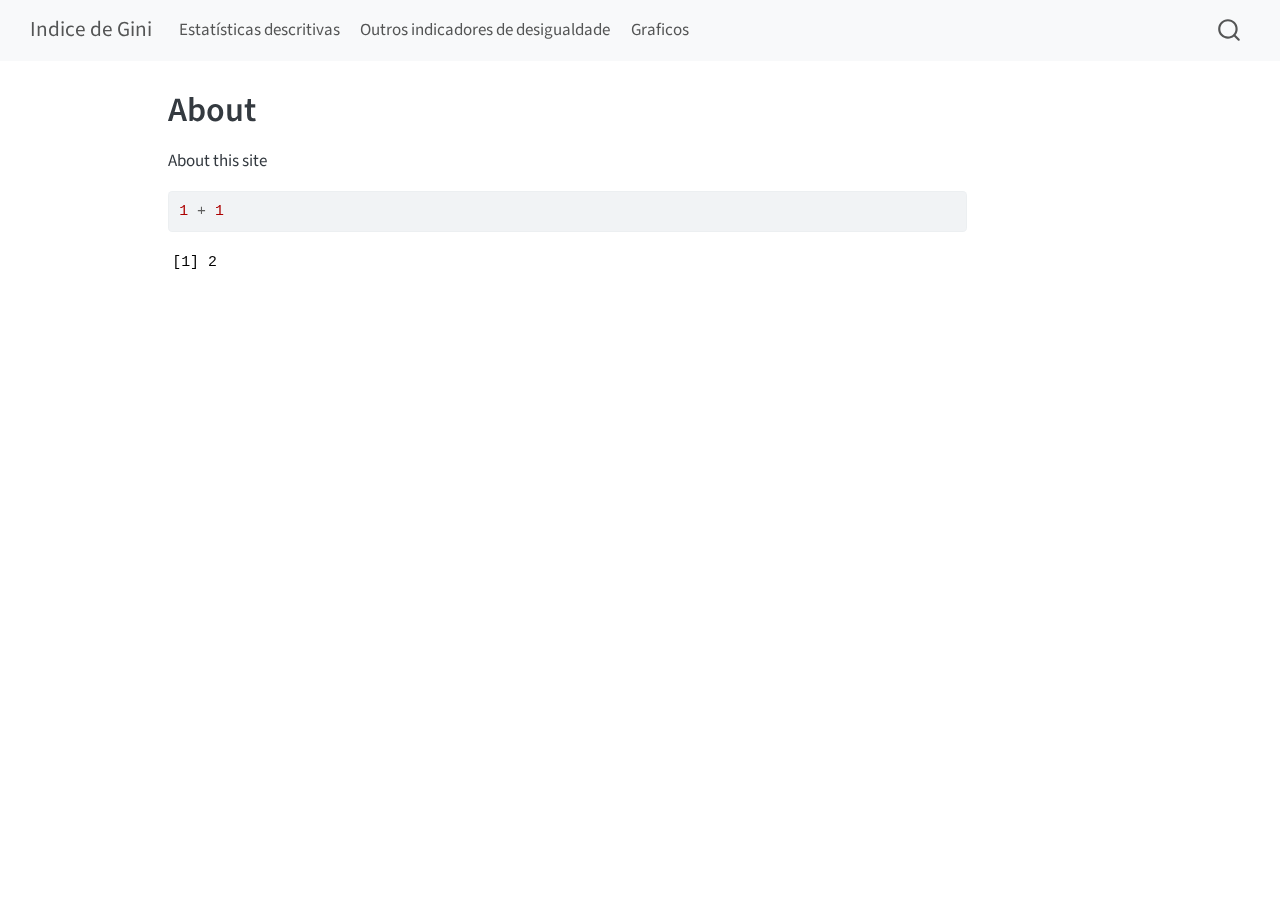
<file: docs/about.html>
<!DOCTYPE html>
<html xmlns="http://www.w3.org/1999/xhtml" lang="pt" xml:lang="pt"><head>

<meta charset="utf-8">
<meta name="generator" content="quarto-1.5.55">

<meta name="viewport" content="width=device-width, initial-scale=1.0, user-scalable=yes">


<title>About – Indice de Gini</title>
<style>
code{white-space: pre-wrap;}
span.smallcaps{font-variant: small-caps;}
div.columns{display: flex; gap: min(4vw, 1.5em);}
div.column{flex: auto; overflow-x: auto;}
div.hanging-indent{margin-left: 1.5em; text-indent: -1.5em;}
ul.task-list{list-style: none;}
ul.task-list li input[type="checkbox"] {
  width: 0.8em;
  margin: 0 0.8em 0.2em -1em; /* quarto-specific, see https://github.com/quarto-dev/quarto-cli/issues/4556 */ 
  vertical-align: middle;
}
/* CSS for syntax highlighting */
pre > code.sourceCode { white-space: pre; position: relative; }
pre > code.sourceCode > span { line-height: 1.25; }
pre > code.sourceCode > span:empty { height: 1.2em; }
.sourceCode { overflow: visible; }
code.sourceCode > span { color: inherit; text-decoration: inherit; }
div.sourceCode { margin: 1em 0; }
pre.sourceCode { margin: 0; }
@media screen {
div.sourceCode { overflow: auto; }
}
@media print {
pre > code.sourceCode { white-space: pre-wrap; }
pre > code.sourceCode > span { display: inline-block; text-indent: -5em; padding-left: 5em; }
}
pre.numberSource code
  { counter-reset: source-line 0; }
pre.numberSource code > span
  { position: relative; left: -4em; counter-increment: source-line; }
pre.numberSource code > span > a:first-child::before
  { content: counter(source-line);
    position: relative; left: -1em; text-align: right; vertical-align: baseline;
    border: none; display: inline-block;
    -webkit-touch-callout: none; -webkit-user-select: none;
    -khtml-user-select: none; -moz-user-select: none;
    -ms-user-select: none; user-select: none;
    padding: 0 4px; width: 4em;
  }
pre.numberSource { margin-left: 3em;  padding-left: 4px; }
div.sourceCode
  {   }
@media screen {
pre > code.sourceCode > span > a:first-child::before { text-decoration: underline; }
}
</style>


<script src="site_libs/quarto-nav/quarto-nav.js"></script>
<script src="site_libs/quarto-nav/headroom.min.js"></script>
<script src="site_libs/clipboard/clipboard.min.js"></script>
<script src="site_libs/quarto-search/autocomplete.umd.js"></script>
<script src="site_libs/quarto-search/fuse.min.js"></script>
<script src="site_libs/quarto-search/quarto-search.js"></script>
<meta name="quarto:offset" content="./">
<script src="site_libs/quarto-html/quarto.js"></script>
<script src="site_libs/quarto-html/popper.min.js"></script>
<script src="site_libs/quarto-html/tippy.umd.min.js"></script>
<script src="site_libs/quarto-html/anchor.min.js"></script>
<link href="site_libs/quarto-html/tippy.css" rel="stylesheet">
<link href="site_libs/quarto-html/quarto-syntax-highlighting.css" rel="stylesheet" id="quarto-text-highlighting-styles">
<script src="site_libs/bootstrap/bootstrap.min.js"></script>
<link href="site_libs/bootstrap/bootstrap-icons.css" rel="stylesheet">
<link href="site_libs/bootstrap/bootstrap.min.css" rel="stylesheet" id="quarto-bootstrap" data-mode="light">
<script id="quarto-search-options" type="application/json">{
  "location": "navbar",
  "copy-button": false,
  "collapse-after": 3,
  "panel-placement": "end",
  "type": "overlay",
  "limit": 50,
  "keyboard-shortcut": [
    "f",
    "/",
    "s"
  ],
  "show-item-context": false,
  "language": {
    "search-no-results-text": "Nenhum resultado",
    "search-matching-documents-text": "documentos correspondentes",
    "search-copy-link-title": "Copiar link para a busca",
    "search-hide-matches-text": "Esconder correspondências adicionais",
    "search-more-match-text": "mais correspondência neste documento",
    "search-more-matches-text": "mais correspondências neste documento",
    "search-clear-button-title": "Limpar",
    "search-text-placeholder": "",
    "search-detached-cancel-button-title": "Cancelar",
    "search-submit-button-title": "Enviar",
    "search-label": "Procurar"
  }
}</script>


<link rel="stylesheet" href="styles.css">
</head>

<body class="nav-fixed">

<div id="quarto-search-results"></div>
  <header id="quarto-header" class="headroom fixed-top">
    <nav class="navbar navbar-expand-lg " data-bs-theme="dark">
      <div class="navbar-container container-fluid">
      <div class="navbar-brand-container mx-auto">
    <a class="navbar-brand" href="./index.html">
    <span class="navbar-title">Indice de Gini</span>
    </a>
  </div>
            <div id="quarto-search" class="" title="Procurar"></div>
          <button class="navbar-toggler" type="button" data-bs-toggle="collapse" data-bs-target="#navbarCollapse" aria-controls="navbarCollapse" role="menu" aria-expanded="false" aria-label="Alternar de navegação" onclick="if (window.quartoToggleHeadroom) { window.quartoToggleHeadroom(); }">
  <span class="navbar-toggler-icon"></span>
</button>
          <div class="collapse navbar-collapse" id="navbarCollapse">
            <ul class="navbar-nav navbar-nav-scroll me-auto">
  <li class="nav-item">
    <a class="nav-link" href="./index.html"> 
<span class="menu-text">Estatísticas descritivas</span></a>
  </li>  
  <li class="nav-item">
    <a class="nav-link" href="./metodologia.html"> 
<span class="menu-text">Outros indicadores de desigualdade</span></a>
  </li>  
  <li class="nav-item">
    <a class="nav-link" href="./graf.html"> 
<span class="menu-text">Graficos</span></a>
  </li>  
</ul>
          </div> <!-- /navcollapse -->
            <div class="quarto-navbar-tools">
</div>
      </div> <!-- /container-fluid -->
    </nav>
</header>
<!-- content -->
<div id="quarto-content" class="quarto-container page-columns page-rows-contents page-layout-article page-navbar">
<!-- sidebar -->
<!-- margin-sidebar -->
    <div id="quarto-margin-sidebar" class="sidebar margin-sidebar zindex-bottom">
        
    </div>
<!-- main -->
<main class="content" id="quarto-document-content">

<header id="title-block-header" class="quarto-title-block default">
<div class="quarto-title">
<h1 class="title">About</h1>
</div>



<div class="quarto-title-meta">

    
  
    
  </div>
  


</header>


<p>About this site</p>
<div class="cell">
<div class="sourceCode cell-code" id="cb1"><pre class="sourceCode r code-with-copy"><code class="sourceCode r"><span id="cb1-1"><a href="#cb1-1" aria-hidden="true" tabindex="-1"></a><span class="dv">1</span> <span class="sc">+</span> <span class="dv">1</span></span></code><button title="Copiar para a área de transferência" class="code-copy-button"><i class="bi"></i></button></pre></div>
<div class="cell-output cell-output-stdout">
<pre><code>[1] 2</code></pre>
</div>
</div>



</main> <!-- /main -->
<script id="quarto-html-after-body" type="application/javascript">
window.document.addEventListener("DOMContentLoaded", function (event) {
  const toggleBodyColorMode = (bsSheetEl) => {
    const mode = bsSheetEl.getAttribute("data-mode");
    const bodyEl = window.document.querySelector("body");
    if (mode === "dark") {
      bodyEl.classList.add("quarto-dark");
      bodyEl.classList.remove("quarto-light");
    } else {
      bodyEl.classList.add("quarto-light");
      bodyEl.classList.remove("quarto-dark");
    }
  }
  const toggleBodyColorPrimary = () => {
    const bsSheetEl = window.document.querySelector("link#quarto-bootstrap");
    if (bsSheetEl) {
      toggleBodyColorMode(bsSheetEl);
    }
  }
  toggleBodyColorPrimary();  
  const icon = "";
  const anchorJS = new window.AnchorJS();
  anchorJS.options = {
    placement: 'right',
    icon: icon
  };
  anchorJS.add('.anchored');
  const isCodeAnnotation = (el) => {
    for (const clz of el.classList) {
      if (clz.startsWith('code-annotation-')) {                     
        return true;
      }
    }
    return false;
  }
  const onCopySuccess = function(e) {
    // button target
    const button = e.trigger;
    // don't keep focus
    button.blur();
    // flash "checked"
    button.classList.add('code-copy-button-checked');
    var currentTitle = button.getAttribute("title");
    button.setAttribute("title", "Copiada");
    let tooltip;
    if (window.bootstrap) {
      button.setAttribute("data-bs-toggle", "tooltip");
      button.setAttribute("data-bs-placement", "left");
      button.setAttribute("data-bs-title", "Copiada");
      tooltip = new bootstrap.Tooltip(button, 
        { trigger: "manual", 
          customClass: "code-copy-button-tooltip",
          offset: [0, -8]});
      tooltip.show();    
    }
    setTimeout(function() {
      if (tooltip) {
        tooltip.hide();
        button.removeAttribute("data-bs-title");
        button.removeAttribute("data-bs-toggle");
        button.removeAttribute("data-bs-placement");
      }
      button.setAttribute("title", currentTitle);
      button.classList.remove('code-copy-button-checked');
    }, 1000);
    // clear code selection
    e.clearSelection();
  }
  const getTextToCopy = function(trigger) {
      const codeEl = trigger.previousElementSibling.cloneNode(true);
      for (const childEl of codeEl.children) {
        if (isCodeAnnotation(childEl)) {
          childEl.remove();
        }
      }
      return codeEl.innerText;
  }
  const clipboard = new window.ClipboardJS('.code-copy-button:not([data-in-quarto-modal])', {
    text: getTextToCopy
  });
  clipboard.on('success', onCopySuccess);
  if (window.document.getElementById('quarto-embedded-source-code-modal')) {
    // For code content inside modals, clipBoardJS needs to be initialized with a container option
    // TODO: Check when it could be a function (https://github.com/zenorocha/clipboard.js/issues/860)
    const clipboardModal = new window.ClipboardJS('.code-copy-button[data-in-quarto-modal]', {
      text: getTextToCopy,
      container: window.document.getElementById('quarto-embedded-source-code-modal')
    });
    clipboardModal.on('success', onCopySuccess);
  }
    var localhostRegex = new RegExp(/^(?:http|https):\/\/localhost\:?[0-9]*\//);
    var mailtoRegex = new RegExp(/^mailto:/);
      var filterRegex = new RegExp('/' + window.location.host + '/');
    var isInternal = (href) => {
        return filterRegex.test(href) || localhostRegex.test(href) || mailtoRegex.test(href);
    }
    // Inspect non-navigation links and adorn them if external
 	var links = window.document.querySelectorAll('a[href]:not(.nav-link):not(.navbar-brand):not(.toc-action):not(.sidebar-link):not(.sidebar-item-toggle):not(.pagination-link):not(.no-external):not([aria-hidden]):not(.dropdown-item):not(.quarto-navigation-tool):not(.about-link)');
    for (var i=0; i<links.length; i++) {
      const link = links[i];
      if (!isInternal(link.href)) {
        // undo the damage that might have been done by quarto-nav.js in the case of
        // links that we want to consider external
        if (link.dataset.originalHref !== undefined) {
          link.href = link.dataset.originalHref;
        }
      }
    }
  function tippyHover(el, contentFn, onTriggerFn, onUntriggerFn) {
    const config = {
      allowHTML: true,
      maxWidth: 500,
      delay: 100,
      arrow: false,
      appendTo: function(el) {
          return el.parentElement;
      },
      interactive: true,
      interactiveBorder: 10,
      theme: 'quarto',
      placement: 'bottom-start',
    };
    if (contentFn) {
      config.content = contentFn;
    }
    if (onTriggerFn) {
      config.onTrigger = onTriggerFn;
    }
    if (onUntriggerFn) {
      config.onUntrigger = onUntriggerFn;
    }
    window.tippy(el, config); 
  }
  const noterefs = window.document.querySelectorAll('a[role="doc-noteref"]');
  for (var i=0; i<noterefs.length; i++) {
    const ref = noterefs[i];
    tippyHover(ref, function() {
      // use id or data attribute instead here
      let href = ref.getAttribute('data-footnote-href') || ref.getAttribute('href');
      try { href = new URL(href).hash; } catch {}
      const id = href.replace(/^#\/?/, "");
      const note = window.document.getElementById(id);
      if (note) {
        return note.innerHTML;
      } else {
        return "";
      }
    });
  }
  const xrefs = window.document.querySelectorAll('a.quarto-xref');
  const processXRef = (id, note) => {
    // Strip column container classes
    const stripColumnClz = (el) => {
      el.classList.remove("page-full", "page-columns");
      if (el.children) {
        for (const child of el.children) {
          stripColumnClz(child);
        }
      }
    }
    stripColumnClz(note)
    if (id === null || id.startsWith('sec-')) {
      // Special case sections, only their first couple elements
      const container = document.createElement("div");
      if (note.children && note.children.length > 2) {
        container.appendChild(note.children[0].cloneNode(true));
        for (let i = 1; i < note.children.length; i++) {
          const child = note.children[i];
          if (child.tagName === "P" && child.innerText === "") {
            continue;
          } else {
            container.appendChild(child.cloneNode(true));
            break;
          }
        }
        if (window.Quarto?.typesetMath) {
          window.Quarto.typesetMath(container);
        }
        return container.innerHTML
      } else {
        if (window.Quarto?.typesetMath) {
          window.Quarto.typesetMath(note);
        }
        return note.innerHTML;
      }
    } else {
      // Remove any anchor links if they are present
      const anchorLink = note.querySelector('a.anchorjs-link');
      if (anchorLink) {
        anchorLink.remove();
      }
      if (window.Quarto?.typesetMath) {
        window.Quarto.typesetMath(note);
      }
      // TODO in 1.5, we should make sure this works without a callout special case
      if (note.classList.contains("callout")) {
        return note.outerHTML;
      } else {
        return note.innerHTML;
      }
    }
  }
  for (var i=0; i<xrefs.length; i++) {
    const xref = xrefs[i];
    tippyHover(xref, undefined, function(instance) {
      instance.disable();
      let url = xref.getAttribute('href');
      let hash = undefined; 
      if (url.startsWith('#')) {
        hash = url;
      } else {
        try { hash = new URL(url).hash; } catch {}
      }
      if (hash) {
        const id = hash.replace(/^#\/?/, "");
        const note = window.document.getElementById(id);
        if (note !== null) {
          try {
            const html = processXRef(id, note.cloneNode(true));
            instance.setContent(html);
          } finally {
            instance.enable();
            instance.show();
          }
        } else {
          // See if we can fetch this
          fetch(url.split('#')[0])
          .then(res => res.text())
          .then(html => {
            const parser = new DOMParser();
            const htmlDoc = parser.parseFromString(html, "text/html");
            const note = htmlDoc.getElementById(id);
            if (note !== null) {
              const html = processXRef(id, note);
              instance.setContent(html);
            } 
          }).finally(() => {
            instance.enable();
            instance.show();
          });
        }
      } else {
        // See if we can fetch a full url (with no hash to target)
        // This is a special case and we should probably do some content thinning / targeting
        fetch(url)
        .then(res => res.text())
        .then(html => {
          const parser = new DOMParser();
          const htmlDoc = parser.parseFromString(html, "text/html");
          const note = htmlDoc.querySelector('main.content');
          if (note !== null) {
            // This should only happen for chapter cross references
            // (since there is no id in the URL)
            // remove the first header
            if (note.children.length > 0 && note.children[0].tagName === "HEADER") {
              note.children[0].remove();
            }
            const html = processXRef(null, note);
            instance.setContent(html);
          } 
        }).finally(() => {
          instance.enable();
          instance.show();
        });
      }
    }, function(instance) {
    });
  }
      let selectedAnnoteEl;
      const selectorForAnnotation = ( cell, annotation) => {
        let cellAttr = 'data-code-cell="' + cell + '"';
        let lineAttr = 'data-code-annotation="' +  annotation + '"';
        const selector = 'span[' + cellAttr + '][' + lineAttr + ']';
        return selector;
      }
      const selectCodeLines = (annoteEl) => {
        const doc = window.document;
        const targetCell = annoteEl.getAttribute("data-target-cell");
        const targetAnnotation = annoteEl.getAttribute("data-target-annotation");
        const annoteSpan = window.document.querySelector(selectorForAnnotation(targetCell, targetAnnotation));
        const lines = annoteSpan.getAttribute("data-code-lines").split(",");
        const lineIds = lines.map((line) => {
          return targetCell + "-" + line;
        })
        let top = null;
        let height = null;
        let parent = null;
        if (lineIds.length > 0) {
            //compute the position of the single el (top and bottom and make a div)
            const el = window.document.getElementById(lineIds[0]);
            top = el.offsetTop;
            height = el.offsetHeight;
            parent = el.parentElement.parentElement;
          if (lineIds.length > 1) {
            const lastEl = window.document.getElementById(lineIds[lineIds.length - 1]);
            const bottom = lastEl.offsetTop + lastEl.offsetHeight;
            height = bottom - top;
          }
          if (top !== null && height !== null && parent !== null) {
            // cook up a div (if necessary) and position it 
            let div = window.document.getElementById("code-annotation-line-highlight");
            if (div === null) {
              div = window.document.createElement("div");
              div.setAttribute("id", "code-annotation-line-highlight");
              div.style.position = 'absolute';
              parent.appendChild(div);
            }
            div.style.top = top - 2 + "px";
            div.style.height = height + 4 + "px";
            div.style.left = 0;
            let gutterDiv = window.document.getElementById("code-annotation-line-highlight-gutter");
            if (gutterDiv === null) {
              gutterDiv = window.document.createElement("div");
              gutterDiv.setAttribute("id", "code-annotation-line-highlight-gutter");
              gutterDiv.style.position = 'absolute';
              const codeCell = window.document.getElementById(targetCell);
              const gutter = codeCell.querySelector('.code-annotation-gutter');
              gutter.appendChild(gutterDiv);
            }
            gutterDiv.style.top = top - 2 + "px";
            gutterDiv.style.height = height + 4 + "px";
          }
          selectedAnnoteEl = annoteEl;
        }
      };
      const unselectCodeLines = () => {
        const elementsIds = ["code-annotation-line-highlight", "code-annotation-line-highlight-gutter"];
        elementsIds.forEach((elId) => {
          const div = window.document.getElementById(elId);
          if (div) {
            div.remove();
          }
        });
        selectedAnnoteEl = undefined;
      };
        // Handle positioning of the toggle
    window.addEventListener(
      "resize",
      throttle(() => {
        elRect = undefined;
        if (selectedAnnoteEl) {
          selectCodeLines(selectedAnnoteEl);
        }
      }, 10)
    );
    function throttle(fn, ms) {
    let throttle = false;
    let timer;
      return (...args) => {
        if(!throttle) { // first call gets through
            fn.apply(this, args);
            throttle = true;
        } else { // all the others get throttled
            if(timer) clearTimeout(timer); // cancel #2
            timer = setTimeout(() => {
              fn.apply(this, args);
              timer = throttle = false;
            }, ms);
        }
      };
    }
      // Attach click handler to the DT
      const annoteDls = window.document.querySelectorAll('dt[data-target-cell]');
      for (const annoteDlNode of annoteDls) {
        annoteDlNode.addEventListener('click', (event) => {
          const clickedEl = event.target;
          if (clickedEl !== selectedAnnoteEl) {
            unselectCodeLines();
            const activeEl = window.document.querySelector('dt[data-target-cell].code-annotation-active');
            if (activeEl) {
              activeEl.classList.remove('code-annotation-active');
            }
            selectCodeLines(clickedEl);
            clickedEl.classList.add('code-annotation-active');
          } else {
            // Unselect the line
            unselectCodeLines();
            clickedEl.classList.remove('code-annotation-active');
          }
        });
      }
  const findCites = (el) => {
    const parentEl = el.parentElement;
    if (parentEl) {
      const cites = parentEl.dataset.cites;
      if (cites) {
        return {
          el,
          cites: cites.split(' ')
        };
      } else {
        return findCites(el.parentElement)
      }
    } else {
      return undefined;
    }
  };
  var bibliorefs = window.document.querySelectorAll('a[role="doc-biblioref"]');
  for (var i=0; i<bibliorefs.length; i++) {
    const ref = bibliorefs[i];
    const citeInfo = findCites(ref);
    if (citeInfo) {
      tippyHover(citeInfo.el, function() {
        var popup = window.document.createElement('div');
        citeInfo.cites.forEach(function(cite) {
          var citeDiv = window.document.createElement('div');
          citeDiv.classList.add('hanging-indent');
          citeDiv.classList.add('csl-entry');
          var biblioDiv = window.document.getElementById('ref-' + cite);
          if (biblioDiv) {
            citeDiv.innerHTML = biblioDiv.innerHTML;
          }
          popup.appendChild(citeDiv);
        });
        return popup.innerHTML;
      });
    }
  }
});
</script>
</div> <!-- /content -->




</body></html>
</file>
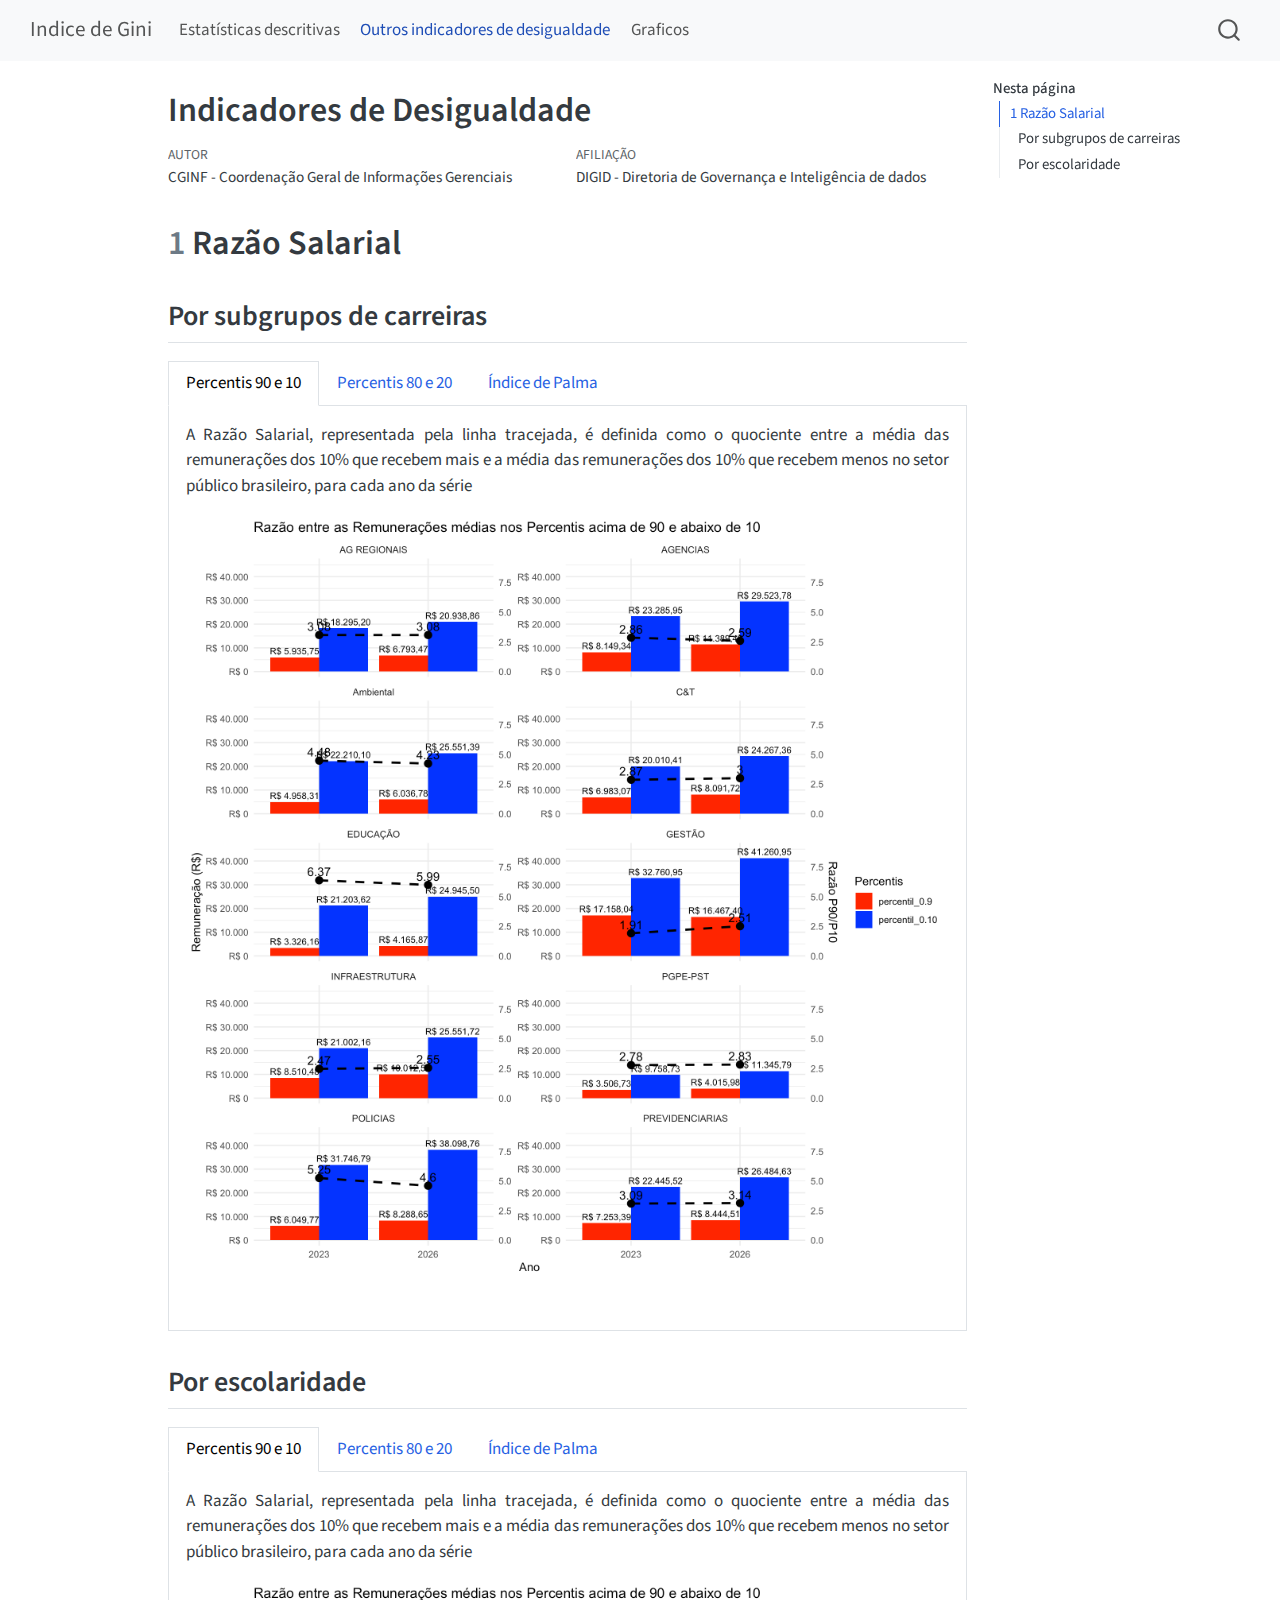
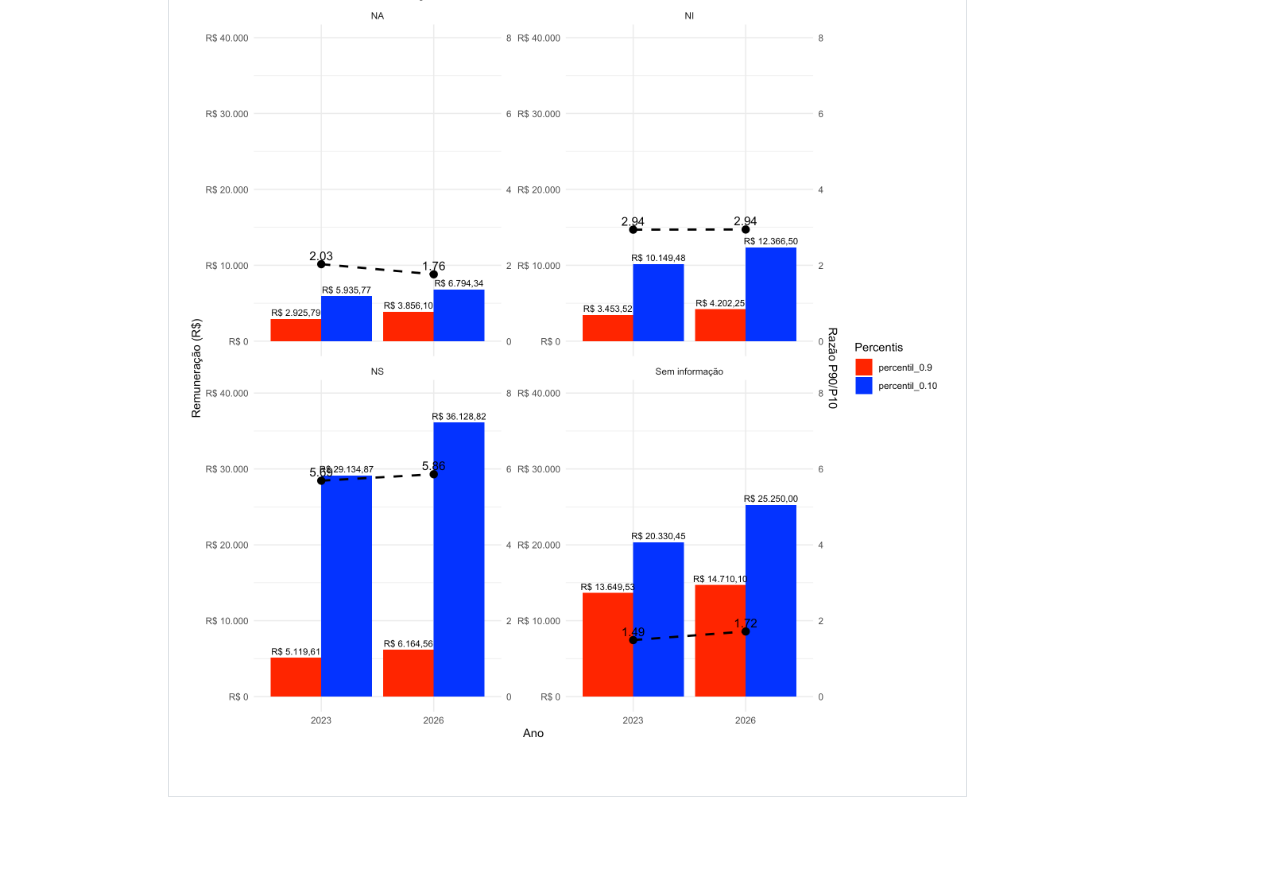
<file: docs/metodologia.html>
<!DOCTYPE html>
<html xmlns="http://www.w3.org/1999/xhtml" lang="pt" xml:lang="pt"><head>

<meta charset="utf-8">
<meta name="generator" content="quarto-1.5.55">

<meta name="viewport" content="width=device-width, initial-scale=1.0, user-scalable=yes">

<meta name="author" content="CGINF - Coordenação Geral de Informações Gerenciais">

<title>Indicadores de Desigualdade – Indice de Gini</title>
<style>
code{white-space: pre-wrap;}
span.smallcaps{font-variant: small-caps;}
div.columns{display: flex; gap: min(4vw, 1.5em);}
div.column{flex: auto; overflow-x: auto;}
div.hanging-indent{margin-left: 1.5em; text-indent: -1.5em;}
ul.task-list{list-style: none;}
ul.task-list li input[type="checkbox"] {
  width: 0.8em;
  margin: 0 0.8em 0.2em -1em; /* quarto-specific, see https://github.com/quarto-dev/quarto-cli/issues/4556 */ 
  vertical-align: middle;
}
</style>


<script src="site_libs/quarto-nav/quarto-nav.js"></script>
<script src="site_libs/quarto-nav/headroom.min.js"></script>
<script src="site_libs/clipboard/clipboard.min.js"></script>
<script src="site_libs/quarto-search/autocomplete.umd.js"></script>
<script src="site_libs/quarto-search/fuse.min.js"></script>
<script src="site_libs/quarto-search/quarto-search.js"></script>
<meta name="quarto:offset" content="./">
<script src="site_libs/quarto-html/quarto.js"></script>
<script src="site_libs/quarto-html/popper.min.js"></script>
<script src="site_libs/quarto-html/tippy.umd.min.js"></script>
<script src="site_libs/quarto-html/anchor.min.js"></script>
<link href="site_libs/quarto-html/tippy.css" rel="stylesheet">
<link href="site_libs/quarto-html/quarto-syntax-highlighting.css" rel="stylesheet" id="quarto-text-highlighting-styles">
<script src="site_libs/bootstrap/bootstrap.min.js"></script>
<link href="site_libs/bootstrap/bootstrap-icons.css" rel="stylesheet">
<link href="site_libs/bootstrap/bootstrap.min.css" rel="stylesheet" id="quarto-bootstrap" data-mode="light">
<script id="quarto-search-options" type="application/json">{
  "location": "navbar",
  "copy-button": false,
  "collapse-after": 3,
  "panel-placement": "end",
  "type": "overlay",
  "limit": 50,
  "keyboard-shortcut": [
    "f",
    "/",
    "s"
  ],
  "show-item-context": false,
  "language": {
    "search-no-results-text": "Nenhum resultado",
    "search-matching-documents-text": "documentos correspondentes",
    "search-copy-link-title": "Copiar link para a busca",
    "search-hide-matches-text": "Esconder correspondências adicionais",
    "search-more-match-text": "mais correspondência neste documento",
    "search-more-matches-text": "mais correspondências neste documento",
    "search-clear-button-title": "Limpar",
    "search-text-placeholder": "",
    "search-detached-cancel-button-title": "Cancelar",
    "search-submit-button-title": "Enviar",
    "search-label": "Procurar"
  }
}</script>


<link rel="stylesheet" href="styles.css">
</head>

<body class="nav-fixed">

<div id="quarto-search-results"></div>
  <header id="quarto-header" class="headroom fixed-top">
    <nav class="navbar navbar-expand-lg " data-bs-theme="dark">
      <div class="navbar-container container-fluid">
      <div class="navbar-brand-container mx-auto">
    <a class="navbar-brand" href="./index.html">
    <span class="navbar-title">Indice de Gini</span>
    </a>
  </div>
            <div id="quarto-search" class="" title="Procurar"></div>
          <button class="navbar-toggler" type="button" data-bs-toggle="collapse" data-bs-target="#navbarCollapse" aria-controls="navbarCollapse" role="menu" aria-expanded="false" aria-label="Alternar de navegação" onclick="if (window.quartoToggleHeadroom) { window.quartoToggleHeadroom(); }">
  <span class="navbar-toggler-icon"></span>
</button>
          <div class="collapse navbar-collapse" id="navbarCollapse">
            <ul class="navbar-nav navbar-nav-scroll me-auto">
  <li class="nav-item">
    <a class="nav-link" href="./index.html"> 
<span class="menu-text">Estatísticas descritivas</span></a>
  </li>  
  <li class="nav-item">
    <a class="nav-link active" href="./metodologia.html" aria-current="page"> 
<span class="menu-text">Outros indicadores de desigualdade</span></a>
  </li>  
  <li class="nav-item">
    <a class="nav-link" href="./graf.html"> 
<span class="menu-text">Graficos</span></a>
  </li>  
</ul>
          </div> <!-- /navcollapse -->
            <div class="quarto-navbar-tools">
</div>
      </div> <!-- /container-fluid -->
    </nav>
</header>
<!-- content -->
<div id="quarto-content" class="quarto-container page-columns page-rows-contents page-layout-article page-navbar">
<!-- sidebar -->
<!-- margin-sidebar -->
    <div id="quarto-margin-sidebar" class="sidebar margin-sidebar">
        <nav id="TOC" role="doc-toc" class="toc-active">
    <h2 id="toc-title">Nesta página</h2>
   
  <ul class="collapse">
  <li><a href="#razão-salarial" id="toc-razão-salarial" class="nav-link active" data-scroll-target="#razão-salarial"><span class="header-section-number">1</span> Razão Salarial</a>
  <ul class="collapse">
  <li><a href="#por-subgrupos-de-carreiras" id="toc-por-subgrupos-de-carreiras" class="nav-link" data-scroll-target="#por-subgrupos-de-carreiras">Por subgrupos de carreiras</a></li>
  <li><a href="#por-escolaridade" id="toc-por-escolaridade" class="nav-link" data-scroll-target="#por-escolaridade">Por escolaridade</a></li>
  </ul></li>
  </ul>
</nav>
    </div>
<!-- main -->
<main class="content" id="quarto-document-content">

<header id="title-block-header" class="quarto-title-block default">
<div class="quarto-title">
<h1 class="title">Indicadores de Desigualdade</h1>
</div>


<div class="quarto-title-meta-author">
  <div class="quarto-title-meta-heading">Autor</div>
  <div class="quarto-title-meta-heading">Afiliação</div>
  
    <div class="quarto-title-meta-contents">
    <p class="author">CGINF - Coordenação Geral de Informações Gerenciais </p>
  </div>
  <div class="quarto-title-meta-contents">
        <p class="affiliation">
            DIGID - Diretoria de Governança e Inteligência de dados
          </p>
      </div>
  </div>

<div class="quarto-title-meta">

      
  
    
  </div>
  


</header>


<section id="razão-salarial" class="level1" data-number="1">
<h1 data-number="1"><span class="header-section-number">1</span> Razão Salarial</h1>
<section id="por-subgrupos-de-carreiras" class="level2">
<h2 class="anchored" data-anchor-id="por-subgrupos-de-carreiras">Por subgrupos de carreiras</h2>
<div class="tabset-margin-container"></div><div class="panel-tabset">
<ul class="nav nav-tabs" role="tablist"><li class="nav-item" role="presentation"><a class="nav-link active" id="tabset-1-1-tab" data-bs-toggle="tab" data-bs-target="#tabset-1-1" role="tab" aria-controls="tabset-1-1" aria-selected="true">Percentis 90 e 10</a></li><li class="nav-item" role="presentation"><a class="nav-link" id="tabset-1-2-tab" data-bs-toggle="tab" data-bs-target="#tabset-1-2" role="tab" aria-controls="tabset-1-2" aria-selected="false">Percentis 80 e 20</a></li><li class="nav-item" role="presentation"><a class="nav-link" id="tabset-1-3-tab" data-bs-toggle="tab" data-bs-target="#tabset-1-3" role="tab" aria-controls="tabset-1-3" aria-selected="false">Índice de Palma</a></li></ul>
<div class="tab-content">
<div id="tabset-1-1" class="tab-pane active" role="tabpanel" aria-labelledby="tabset-1-1-tab">
<p>A Razão Salarial, representada pela linha tracejada, é definida como o quociente entre a média das remunerações dos 10% que recebem mais e a média das remunerações dos 10% que recebem menos no setor público brasileiro, para cada ano da série</p>
<div class="cell" data-layout-align="center">
<div class="cell-output-display">
<div class="quarto-figure quarto-figure-center">
<figure class="figure">
<p><img src="metodologia_files/figure-html/unnamed-chunk-3-1.png" class="img-fluid quarto-figure quarto-figure-center figure-img" width="960"></p>
</figure>
</div>
</div>
</div>
</div>
<div id="tabset-1-2" class="tab-pane" role="tabpanel" aria-labelledby="tabset-1-2-tab">
<p>A Razão Salarial, representada pela linha tracejada, é definida como o quociente entre a média das remunerações dos 20% mais ricos e a média das remunerações dos 20% mais pobres no setor público brasileiro, para cada ano da série.</p>
<div class="cell" data-layout-align="center">
<div class="cell-output-display">
<div class="quarto-figure quarto-figure-center">
<figure class="figure">
<p><img src="metodologia_files/figure-html/unnamed-chunk-4-1.png" class="img-fluid quarto-figure quarto-figure-center figure-img" width="960"></p>
</figure>
</div>
</div>
</div>
</div>
<div id="tabset-1-3" class="tab-pane" role="tabpanel" aria-labelledby="tabset-1-3-tab">
<p>O Índice de Palma adota estratégia distinta,correspondente à simples comparação entre as parcelas detidas pelos 10% que recebem mais e os 40% que recebem menos, respectivamente.</p>
<div class="cell" data-layout-align="center">
<div class="cell-output-display">
<div class="quarto-figure quarto-figure-center">
<figure class="figure">
<p><img src="metodologia_files/figure-html/unnamed-chunk-5-1.png" class="img-fluid quarto-figure quarto-figure-center figure-img" width="960"></p>
</figure>
</div>
</div>
</div>
</div>
</div>
</div>
</section>
<section id="por-escolaridade" class="level2">
<h2 class="anchored" data-anchor-id="por-escolaridade">Por escolaridade</h2>
<div class="tabset-margin-container"></div><div class="panel-tabset">
<ul class="nav nav-tabs" role="tablist"><li class="nav-item" role="presentation"><a class="nav-link active" id="tabset-2-1-tab" data-bs-toggle="tab" data-bs-target="#tabset-2-1" role="tab" aria-controls="tabset-2-1" aria-selected="true">Percentis 90 e 10</a></li><li class="nav-item" role="presentation"><a class="nav-link" id="tabset-2-2-tab" data-bs-toggle="tab" data-bs-target="#tabset-2-2" role="tab" aria-controls="tabset-2-2" aria-selected="false">Percentis 80 e 20</a></li><li class="nav-item" role="presentation"><a class="nav-link" id="tabset-2-3-tab" data-bs-toggle="tab" data-bs-target="#tabset-2-3" role="tab" aria-controls="tabset-2-3" aria-selected="false">Índice de Palma</a></li></ul>
<div class="tab-content">
<div id="tabset-2-1" class="tab-pane active" role="tabpanel" aria-labelledby="tabset-2-1-tab">
<p>A Razão Salarial, representada pela linha tracejada, é definida como o quociente entre a média das remunerações dos 10% que recebem mais e a média das remunerações dos 10% que recebem menos no setor público brasileiro, para cada ano da série</p>
<div class="cell" data-layout-align="center">
<div class="cell-output-display">
<div class="quarto-figure quarto-figure-center">
<figure class="figure">
<p><img src="metodologia_files/figure-html/unnamed-chunk-8-1.png" class="img-fluid quarto-figure quarto-figure-center figure-img" width="960"></p>
</figure>
</div>
</div>
</div>
</div>
<div id="tabset-2-2" class="tab-pane" role="tabpanel" aria-labelledby="tabset-2-2-tab">
<p>A Razão Salarial, representada pela linha tracejada, é definida como o quociente entre a média das remunerações dos 20% mais ricos e a média das remunerações dos 20% mais pobres no setor público brasileiro, para cada ano da série.</p>
<div class="cell" data-layout-align="center">
<div class="cell-output-display">
<div class="quarto-figure quarto-figure-center">
<figure class="figure">
<p><img src="metodologia_files/figure-html/unnamed-chunk-9-1.png" class="img-fluid quarto-figure quarto-figure-center figure-img" width="960"></p>
</figure>
</div>
</div>
</div>
</div>
<div id="tabset-2-3" class="tab-pane" role="tabpanel" aria-labelledby="tabset-2-3-tab">
<p>O Índice de Palma adota estratégia distinta,correspondente à simples comparação entre as parcelas detidas pelos 10% que recebem mais e os 40% que recebem menos, respectivamente.</p>
<div class="cell" data-layout-align="center">
<div class="cell-output-display">
<div class="quarto-figure quarto-figure-center">
<figure class="figure">
<p><img src="metodologia_files/figure-html/unnamed-chunk-10-1.png" class="img-fluid quarto-figure quarto-figure-center figure-img" width="960"></p>
</figure>
</div>
</div>
</div>
</div>
</div>
</div>


</section>
</section>

</main> <!-- /main -->
<script id="quarto-html-after-body" type="application/javascript">
window.document.addEventListener("DOMContentLoaded", function (event) {
  const toggleBodyColorMode = (bsSheetEl) => {
    const mode = bsSheetEl.getAttribute("data-mode");
    const bodyEl = window.document.querySelector("body");
    if (mode === "dark") {
      bodyEl.classList.add("quarto-dark");
      bodyEl.classList.remove("quarto-light");
    } else {
      bodyEl.classList.add("quarto-light");
      bodyEl.classList.remove("quarto-dark");
    }
  }
  const toggleBodyColorPrimary = () => {
    const bsSheetEl = window.document.querySelector("link#quarto-bootstrap");
    if (bsSheetEl) {
      toggleBodyColorMode(bsSheetEl);
    }
  }
  toggleBodyColorPrimary();  
  const icon = "";
  const anchorJS = new window.AnchorJS();
  anchorJS.options = {
    placement: 'right',
    icon: icon
  };
  anchorJS.add('.anchored');
  const isCodeAnnotation = (el) => {
    for (const clz of el.classList) {
      if (clz.startsWith('code-annotation-')) {                     
        return true;
      }
    }
    return false;
  }
  const onCopySuccess = function(e) {
    // button target
    const button = e.trigger;
    // don't keep focus
    button.blur();
    // flash "checked"
    button.classList.add('code-copy-button-checked');
    var currentTitle = button.getAttribute("title");
    button.setAttribute("title", "Copiada");
    let tooltip;
    if (window.bootstrap) {
      button.setAttribute("data-bs-toggle", "tooltip");
      button.setAttribute("data-bs-placement", "left");
      button.setAttribute("data-bs-title", "Copiada");
      tooltip = new bootstrap.Tooltip(button, 
        { trigger: "manual", 
          customClass: "code-copy-button-tooltip",
          offset: [0, -8]});
      tooltip.show();    
    }
    setTimeout(function() {
      if (tooltip) {
        tooltip.hide();
        button.removeAttribute("data-bs-title");
        button.removeAttribute("data-bs-toggle");
        button.removeAttribute("data-bs-placement");
      }
      button.setAttribute("title", currentTitle);
      button.classList.remove('code-copy-button-checked');
    }, 1000);
    // clear code selection
    e.clearSelection();
  }
  const getTextToCopy = function(trigger) {
      const codeEl = trigger.previousElementSibling.cloneNode(true);
      for (const childEl of codeEl.children) {
        if (isCodeAnnotation(childEl)) {
          childEl.remove();
        }
      }
      return codeEl.innerText;
  }
  const clipboard = new window.ClipboardJS('.code-copy-button:not([data-in-quarto-modal])', {
    text: getTextToCopy
  });
  clipboard.on('success', onCopySuccess);
  if (window.document.getElementById('quarto-embedded-source-code-modal')) {
    // For code content inside modals, clipBoardJS needs to be initialized with a container option
    // TODO: Check when it could be a function (https://github.com/zenorocha/clipboard.js/issues/860)
    const clipboardModal = new window.ClipboardJS('.code-copy-button[data-in-quarto-modal]', {
      text: getTextToCopy,
      container: window.document.getElementById('quarto-embedded-source-code-modal')
    });
    clipboardModal.on('success', onCopySuccess);
  }
    var localhostRegex = new RegExp(/^(?:http|https):\/\/localhost\:?[0-9]*\//);
    var mailtoRegex = new RegExp(/^mailto:/);
      var filterRegex = new RegExp('/' + window.location.host + '/');
    var isInternal = (href) => {
        return filterRegex.test(href) || localhostRegex.test(href) || mailtoRegex.test(href);
    }
    // Inspect non-navigation links and adorn them if external
 	var links = window.document.querySelectorAll('a[href]:not(.nav-link):not(.navbar-brand):not(.toc-action):not(.sidebar-link):not(.sidebar-item-toggle):not(.pagination-link):not(.no-external):not([aria-hidden]):not(.dropdown-item):not(.quarto-navigation-tool):not(.about-link)');
    for (var i=0; i<links.length; i++) {
      const link = links[i];
      if (!isInternal(link.href)) {
        // undo the damage that might have been done by quarto-nav.js in the case of
        // links that we want to consider external
        if (link.dataset.originalHref !== undefined) {
          link.href = link.dataset.originalHref;
        }
      }
    }
  function tippyHover(el, contentFn, onTriggerFn, onUntriggerFn) {
    const config = {
      allowHTML: true,
      maxWidth: 500,
      delay: 100,
      arrow: false,
      appendTo: function(el) {
          return el.parentElement;
      },
      interactive: true,
      interactiveBorder: 10,
      theme: 'quarto',
      placement: 'bottom-start',
    };
    if (contentFn) {
      config.content = contentFn;
    }
    if (onTriggerFn) {
      config.onTrigger = onTriggerFn;
    }
    if (onUntriggerFn) {
      config.onUntrigger = onUntriggerFn;
    }
    window.tippy(el, config); 
  }
  const noterefs = window.document.querySelectorAll('a[role="doc-noteref"]');
  for (var i=0; i<noterefs.length; i++) {
    const ref = noterefs[i];
    tippyHover(ref, function() {
      // use id or data attribute instead here
      let href = ref.getAttribute('data-footnote-href') || ref.getAttribute('href');
      try { href = new URL(href).hash; } catch {}
      const id = href.replace(/^#\/?/, "");
      const note = window.document.getElementById(id);
      if (note) {
        return note.innerHTML;
      } else {
        return "";
      }
    });
  }
  const xrefs = window.document.querySelectorAll('a.quarto-xref');
  const processXRef = (id, note) => {
    // Strip column container classes
    const stripColumnClz = (el) => {
      el.classList.remove("page-full", "page-columns");
      if (el.children) {
        for (const child of el.children) {
          stripColumnClz(child);
        }
      }
    }
    stripColumnClz(note)
    if (id === null || id.startsWith('sec-')) {
      // Special case sections, only their first couple elements
      const container = document.createElement("div");
      if (note.children && note.children.length > 2) {
        container.appendChild(note.children[0].cloneNode(true));
        for (let i = 1; i < note.children.length; i++) {
          const child = note.children[i];
          if (child.tagName === "P" && child.innerText === "") {
            continue;
          } else {
            container.appendChild(child.cloneNode(true));
            break;
          }
        }
        if (window.Quarto?.typesetMath) {
          window.Quarto.typesetMath(container);
        }
        return container.innerHTML
      } else {
        if (window.Quarto?.typesetMath) {
          window.Quarto.typesetMath(note);
        }
        return note.innerHTML;
      }
    } else {
      // Remove any anchor links if they are present
      const anchorLink = note.querySelector('a.anchorjs-link');
      if (anchorLink) {
        anchorLink.remove();
      }
      if (window.Quarto?.typesetMath) {
        window.Quarto.typesetMath(note);
      }
      // TODO in 1.5, we should make sure this works without a callout special case
      if (note.classList.contains("callout")) {
        return note.outerHTML;
      } else {
        return note.innerHTML;
      }
    }
  }
  for (var i=0; i<xrefs.length; i++) {
    const xref = xrefs[i];
    tippyHover(xref, undefined, function(instance) {
      instance.disable();
      let url = xref.getAttribute('href');
      let hash = undefined; 
      if (url.startsWith('#')) {
        hash = url;
      } else {
        try { hash = new URL(url).hash; } catch {}
      }
      if (hash) {
        const id = hash.replace(/^#\/?/, "");
        const note = window.document.getElementById(id);
        if (note !== null) {
          try {
            const html = processXRef(id, note.cloneNode(true));
            instance.setContent(html);
          } finally {
            instance.enable();
            instance.show();
          }
        } else {
          // See if we can fetch this
          fetch(url.split('#')[0])
          .then(res => res.text())
          .then(html => {
            const parser = new DOMParser();
            const htmlDoc = parser.parseFromString(html, "text/html");
            const note = htmlDoc.getElementById(id);
            if (note !== null) {
              const html = processXRef(id, note);
              instance.setContent(html);
            } 
          }).finally(() => {
            instance.enable();
            instance.show();
          });
        }
      } else {
        // See if we can fetch a full url (with no hash to target)
        // This is a special case and we should probably do some content thinning / targeting
        fetch(url)
        .then(res => res.text())
        .then(html => {
          const parser = new DOMParser();
          const htmlDoc = parser.parseFromString(html, "text/html");
          const note = htmlDoc.querySelector('main.content');
          if (note !== null) {
            // This should only happen for chapter cross references
            // (since there is no id in the URL)
            // remove the first header
            if (note.children.length > 0 && note.children[0].tagName === "HEADER") {
              note.children[0].remove();
            }
            const html = processXRef(null, note);
            instance.setContent(html);
          } 
        }).finally(() => {
          instance.enable();
          instance.show();
        });
      }
    }, function(instance) {
    });
  }
      let selectedAnnoteEl;
      const selectorForAnnotation = ( cell, annotation) => {
        let cellAttr = 'data-code-cell="' + cell + '"';
        let lineAttr = 'data-code-annotation="' +  annotation + '"';
        const selector = 'span[' + cellAttr + '][' + lineAttr + ']';
        return selector;
      }
      const selectCodeLines = (annoteEl) => {
        const doc = window.document;
        const targetCell = annoteEl.getAttribute("data-target-cell");
        const targetAnnotation = annoteEl.getAttribute("data-target-annotation");
        const annoteSpan = window.document.querySelector(selectorForAnnotation(targetCell, targetAnnotation));
        const lines = annoteSpan.getAttribute("data-code-lines").split(",");
        const lineIds = lines.map((line) => {
          return targetCell + "-" + line;
        })
        let top = null;
        let height = null;
        let parent = null;
        if (lineIds.length > 0) {
            //compute the position of the single el (top and bottom and make a div)
            const el = window.document.getElementById(lineIds[0]);
            top = el.offsetTop;
            height = el.offsetHeight;
            parent = el.parentElement.parentElement;
          if (lineIds.length > 1) {
            const lastEl = window.document.getElementById(lineIds[lineIds.length - 1]);
            const bottom = lastEl.offsetTop + lastEl.offsetHeight;
            height = bottom - top;
          }
          if (top !== null && height !== null && parent !== null) {
            // cook up a div (if necessary) and position it 
            let div = window.document.getElementById("code-annotation-line-highlight");
            if (div === null) {
              div = window.document.createElement("div");
              div.setAttribute("id", "code-annotation-line-highlight");
              div.style.position = 'absolute';
              parent.appendChild(div);
            }
            div.style.top = top - 2 + "px";
            div.style.height = height + 4 + "px";
            div.style.left = 0;
            let gutterDiv = window.document.getElementById("code-annotation-line-highlight-gutter");
            if (gutterDiv === null) {
              gutterDiv = window.document.createElement("div");
              gutterDiv.setAttribute("id", "code-annotation-line-highlight-gutter");
              gutterDiv.style.position = 'absolute';
              const codeCell = window.document.getElementById(targetCell);
              const gutter = codeCell.querySelector('.code-annotation-gutter');
              gutter.appendChild(gutterDiv);
            }
            gutterDiv.style.top = top - 2 + "px";
            gutterDiv.style.height = height + 4 + "px";
          }
          selectedAnnoteEl = annoteEl;
        }
      };
      const unselectCodeLines = () => {
        const elementsIds = ["code-annotation-line-highlight", "code-annotation-line-highlight-gutter"];
        elementsIds.forEach((elId) => {
          const div = window.document.getElementById(elId);
          if (div) {
            div.remove();
          }
        });
        selectedAnnoteEl = undefined;
      };
        // Handle positioning of the toggle
    window.addEventListener(
      "resize",
      throttle(() => {
        elRect = undefined;
        if (selectedAnnoteEl) {
          selectCodeLines(selectedAnnoteEl);
        }
      }, 10)
    );
    function throttle(fn, ms) {
    let throttle = false;
    let timer;
      return (...args) => {
        if(!throttle) { // first call gets through
            fn.apply(this, args);
            throttle = true;
        } else { // all the others get throttled
            if(timer) clearTimeout(timer); // cancel #2
            timer = setTimeout(() => {
              fn.apply(this, args);
              timer = throttle = false;
            }, ms);
        }
      };
    }
      // Attach click handler to the DT
      const annoteDls = window.document.querySelectorAll('dt[data-target-cell]');
      for (const annoteDlNode of annoteDls) {
        annoteDlNode.addEventListener('click', (event) => {
          const clickedEl = event.target;
          if (clickedEl !== selectedAnnoteEl) {
            unselectCodeLines();
            const activeEl = window.document.querySelector('dt[data-target-cell].code-annotation-active');
            if (activeEl) {
              activeEl.classList.remove('code-annotation-active');
            }
            selectCodeLines(clickedEl);
            clickedEl.classList.add('code-annotation-active');
          } else {
            // Unselect the line
            unselectCodeLines();
            clickedEl.classList.remove('code-annotation-active');
          }
        });
      }
  const findCites = (el) => {
    const parentEl = el.parentElement;
    if (parentEl) {
      const cites = parentEl.dataset.cites;
      if (cites) {
        return {
          el,
          cites: cites.split(' ')
        };
      } else {
        return findCites(el.parentElement)
      }
    } else {
      return undefined;
    }
  };
  var bibliorefs = window.document.querySelectorAll('a[role="doc-biblioref"]');
  for (var i=0; i<bibliorefs.length; i++) {
    const ref = bibliorefs[i];
    const citeInfo = findCites(ref);
    if (citeInfo) {
      tippyHover(citeInfo.el, function() {
        var popup = window.document.createElement('div');
        citeInfo.cites.forEach(function(cite) {
          var citeDiv = window.document.createElement('div');
          citeDiv.classList.add('hanging-indent');
          citeDiv.classList.add('csl-entry');
          var biblioDiv = window.document.getElementById('ref-' + cite);
          if (biblioDiv) {
            citeDiv.innerHTML = biblioDiv.innerHTML;
          }
          popup.appendChild(citeDiv);
        });
        return popup.innerHTML;
      });
    }
  }
});
</script>
</div> <!-- /content -->




</body></html>
</file>
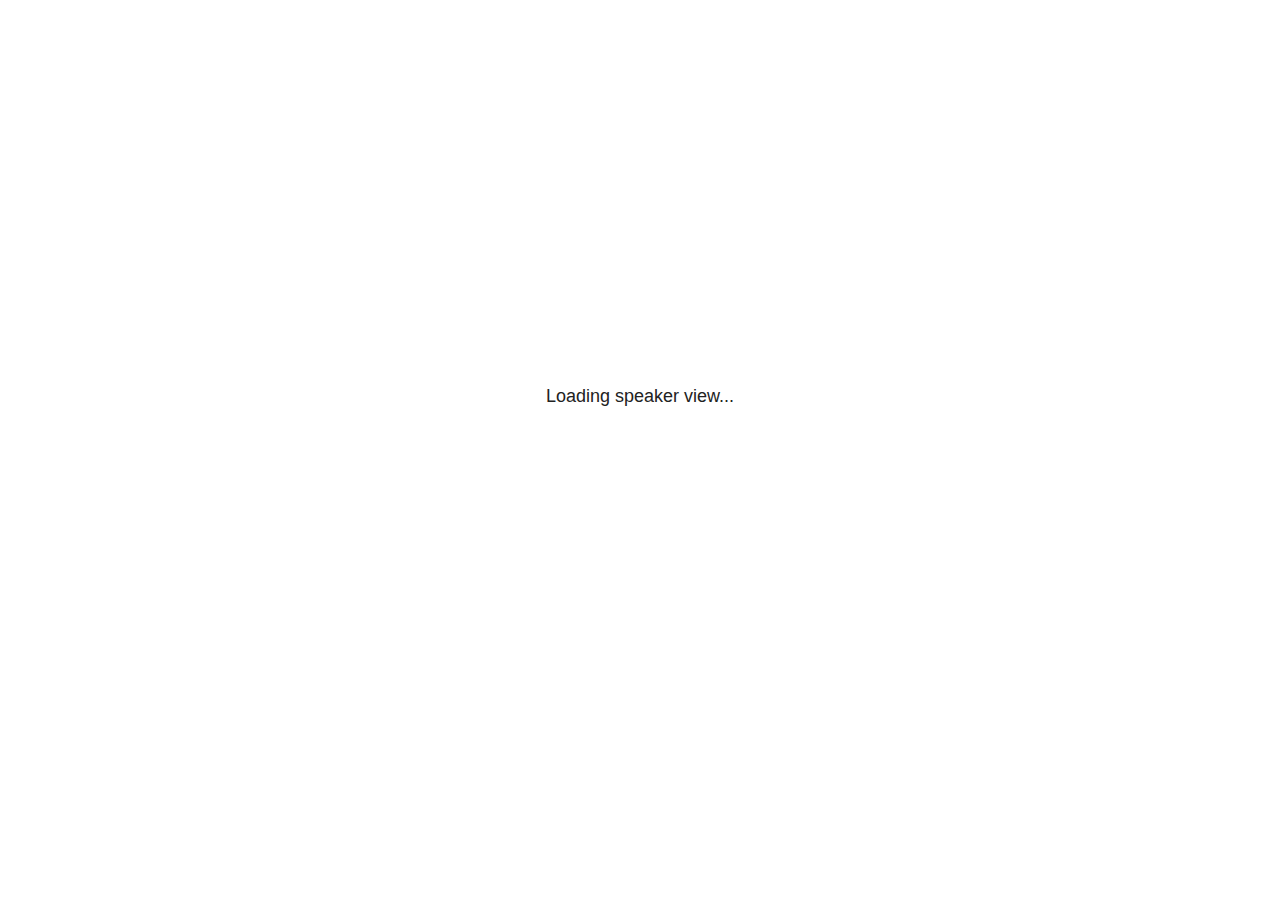
<file: docs/site_libs/revealjs/plugin/notes/speaker-view.html>
<!--
	NOTE: You need to build the notes plugin after making changes to this file.
-->
<html lang="en">
	<head>
		<meta charset="utf-8">

		<title>reveal.js - Speaker View</title>

		<style>
			body {
				font-family: Helvetica;
				font-size: 18px;
			}

			#current-slide,
			#upcoming-slide,
			#speaker-controls {
				padding: 6px;
				box-sizing: border-box;
				-moz-box-sizing: border-box;
			}

			#current-slide iframe,
			#upcoming-slide iframe {
				width: 100%;
				height: 100%;
				border: 1px solid #ddd;
			}

			#current-slide .label,
			#upcoming-slide .label {
				position: absolute;
				top: 10px;
				left: 10px;
				z-index: 2;
			}

			#connection-status {
				position: absolute;
				top: 0;
				left: 0;
				width: 100%;
				height: 100%;
				z-index: 20;
				padding: 30% 20% 20% 20%;
				font-size: 18px;
				color: #222;
				background: #fff;
				text-align: center;
				box-sizing: border-box;
				line-height: 1.4;
			}

			.overlay-element {
				height: 34px;
				line-height: 34px;
				padding: 0 10px;
				text-shadow: none;
				background: rgba( 220, 220, 220, 0.8 );
				color: #222;
				font-size: 14px;
			}

			.overlay-element.interactive:hover {
				background: rgba( 220, 220, 220, 1 );
			}

			#current-slide {
				position: absolute;
				width: 60%;
				height: 100%;
				top: 0;
				left: 0;
				padding-right: 0;
			}

			#upcoming-slide {
				position: absolute;
				width: 40%;
				height: 40%;
				right: 0;
				top: 0;
			}

			/* Speaker controls */
			#speaker-controls {
				position: absolute;
				top: 40%;
				right: 0;
				width: 40%;
				height: 60%;
				overflow: auto;
				font-size: 18px;
			}

				.speaker-controls-time.hidden,
				.speaker-controls-notes.hidden {
					display: none;
				}

				.speaker-controls-time .label,
				.speaker-controls-pace .label,
				.speaker-controls-notes .label {
					text-transform: uppercase;
					font-weight: normal;
					font-size: 0.66em;
					color: #666;
					margin: 0;
				}

				.speaker-controls-time, .speaker-controls-pace {
					border-bottom: 1px solid rgba( 200, 200, 200, 0.5 );
					margin-bottom: 10px;
					padding: 10px 16px;
					padding-bottom: 20px;
					cursor: pointer;
				}

				.speaker-controls-time .reset-button {
					opacity: 0;
					float: right;
					color: #666;
					text-decoration: none;
				}
				.speaker-controls-time:hover .reset-button {
					opacity: 1;
				}

				.speaker-controls-time .timer,
				.speaker-controls-time .clock {
					width: 50%;
				}

				.speaker-controls-time .timer,
				.speaker-controls-time .clock,
				.speaker-controls-time .pacing .hours-value,
				.speaker-controls-time .pacing .minutes-value,
				.speaker-controls-time .pacing .seconds-value {
					font-size: 1.9em;
				}

				.speaker-controls-time .timer {
					float: left;
				}

				.speaker-controls-time .clock {
					float: right;
					text-align: right;
				}

				.speaker-controls-time span.mute {
					opacity: 0.3;
				}

				.speaker-controls-time .pacing-title {
					margin-top: 5px;
				}

				.speaker-controls-time .pacing.ahead {
					color: blue;
				}

				.speaker-controls-time .pacing.on-track {
					color: green;
				}

				.speaker-controls-time .pacing.behind {
					color: red;
				}

				.speaker-controls-notes {
					padding: 10px 16px;
				}

				.speaker-controls-notes .value {
					margin-top: 5px;
					line-height: 1.4;
					font-size: 1.2em;
				}

			/* Layout selector */
			#speaker-layout {
				position: absolute;
				top: 10px;
				right: 10px;
				color: #222;
				z-index: 10;
			}
				#speaker-layout select {
					position: absolute;
					width: 100%;
					height: 100%;
					top: 0;
					left: 0;
					border: 0;
					box-shadow: 0;
					cursor: pointer;
					opacity: 0;

					font-size: 1em;
					background-color: transparent;

					-moz-appearance: none;
					-webkit-appearance: none;
					-webkit-tap-highlight-color: rgba(0, 0, 0, 0);
				}

				#speaker-layout select:focus {
					outline: none;
					box-shadow: none;
				}

			.clear {
				clear: both;
			}

			/* Speaker layout: Wide */
			body[data-speaker-layout="wide"] #current-slide,
			body[data-speaker-layout="wide"] #upcoming-slide {
				width: 50%;
				height: 45%;
				padding: 6px;
			}

			body[data-speaker-layout="wide"] #current-slide {
				top: 0;
				left: 0;
			}

			body[data-speaker-layout="wide"] #upcoming-slide {
				top: 0;
				left: 50%;
			}

			body[data-speaker-layout="wide"] #speaker-controls {
				top: 45%;
				left: 0;
				width: 100%;
				height: 50%;
				font-size: 1.25em;
			}

			/* Speaker layout: Tall */
			body[data-speaker-layout="tall"] #current-slide,
			body[data-speaker-layout="tall"] #upcoming-slide {
				width: 45%;
				height: 50%;
				padding: 6px;
			}

			body[data-speaker-layout="tall"] #current-slide {
				top: 0;
				left: 0;
			}

			body[data-speaker-layout="tall"] #upcoming-slide {
				top: 50%;
				left: 0;
			}

			body[data-speaker-layout="tall"] #speaker-controls {
				padding-top: 40px;
				top: 0;
				left: 45%;
				width: 55%;
				height: 100%;
				font-size: 1.25em;
			}

			/* Speaker layout: Notes only */
			body[data-speaker-layout="notes-only"] #current-slide,
			body[data-speaker-layout="notes-only"] #upcoming-slide {
				display: none;
			}

			body[data-speaker-layout="notes-only"] #speaker-controls {
				padding-top: 40px;
				top: 0;
				left: 0;
				width: 100%;
				height: 100%;
				font-size: 1.25em;
			}

			@media screen and (max-width: 1080px) {
				body[data-speaker-layout="default"] #speaker-controls {
					font-size: 16px;
				}
			}

			@media screen and (max-width: 900px) {
				body[data-speaker-layout="default"] #speaker-controls {
					font-size: 14px;
				}
			}

			@media screen and (max-width: 800px) {
				body[data-speaker-layout="default"] #speaker-controls {
					font-size: 12px;
				}
			}

		</style>
	</head>

	<body>

		<div id="connection-status">Loading speaker view...</div>

		<div id="current-slide"></div>
		<div id="upcoming-slide"><span class="overlay-element label">Upcoming</span></div>
		<div id="speaker-controls">
			<div class="speaker-controls-time">
				<h4 class="label">Time <span class="reset-button">Click to Reset</span></h4>
				<div class="clock">
					<span class="clock-value">0:00 AM</span>
				</div>
				<div class="timer">
					<span class="hours-value">00</span><span class="minutes-value">:00</span><span class="seconds-value">:00</span>
				</div>
				<div class="clear"></div>

				<h4 class="label pacing-title" style="display: none">Pacing – Time to finish current slide</h4>
				<div class="pacing" style="display: none">
					<span class="hours-value">00</span><span class="minutes-value">:00</span><span class="seconds-value">:00</span>
				</div>
			</div>

			<div class="speaker-controls-notes hidden">
				<h4 class="label">Notes</h4>
				<div class="value"></div>
			</div>
		</div>
		<div id="speaker-layout" class="overlay-element interactive">
			<span class="speaker-layout-label"></span>
			<select class="speaker-layout-dropdown"></select>
		</div>

		<script>

			(function() {

				var notes,
					notesValue,
					currentState,
					currentSlide,
					upcomingSlide,
					layoutLabel,
					layoutDropdown,
					pendingCalls = {},
					lastRevealApiCallId = 0,
					connected = false,
					whitelistedWindows = [window.opener];

				var SPEAKER_LAYOUTS = {
					'default': 'Default',
					'wide': 'Wide',
					'tall': 'Tall',
					'notes-only': 'Notes only'
				};

				setupLayout();

				var connectionStatus = document.querySelector( '#connection-status' );
				var connectionTimeout = setTimeout( function() {
					connectionStatus.innerHTML = 'Error connecting to main window.<br>Please try closing and reopening the speaker view.';
				}, 5000 );
;
				window.addEventListener( 'message', function( event ) {

					// Validate the origin of this message to prevent XSS
					if( window.location.origin !== event.origin && whitelistedWindows.indexOf( event.source ) === -1 ) {
						return;
					}

					clearTimeout( connectionTimeout );
					connectionStatus.style.display = 'none';

					var data = JSON.parse( event.data );

					// The overview mode is only useful to the reveal.js instance
					// where navigation occurs so we don't sync it
					if( data.state ) delete data.state.overview;

					// Messages sent by the notes plugin inside of the main window
					if( data && data.namespace === 'reveal-notes' ) {
						if( data.type === 'connect' ) {
							handleConnectMessage( data );
						}
						else if( data.type === 'state' ) {
							handleStateMessage( data );
						}
						else if( data.type === 'return' ) {
							pendingCalls[data.callId](data.result);
							delete pendingCalls[data.callId];
						}
					}
					// Messages sent by the reveal.js inside of the current slide preview
					else if( data && data.namespace === 'reveal' ) {
						if( /ready/.test( data.eventName ) ) {
							// Send a message back to notify that the handshake is complete
							window.opener.postMessage( JSON.stringify({ namespace: 'reveal-notes', type: 'connected'} ), '*' );
						}
						else if( /slidechanged|fragmentshown|fragmenthidden|paused|resumed/.test( data.eventName ) && currentState !== JSON.stringify( data.state ) ) {

							dispatchStateToMainWindow( data.state );

						}
					}

				} );

				/**
				 * Updates the presentation in the main window to match the state
				 * of the presentation in the notes window.
				 */
				const dispatchStateToMainWindow = debounce(( state ) => {
					window.opener.postMessage( JSON.stringify({ method: 'setState', args: [ state ]} ), '*' );
				}, 500);

				/**
				 * Asynchronously calls the Reveal.js API of the main frame.
				 */
				function callRevealApi( methodName, methodArguments, callback ) {

					var callId = ++lastRevealApiCallId;
					pendingCalls[callId] = callback;
					window.opener.postMessage( JSON.stringify( {
						namespace: 'reveal-notes',
						type: 'call',
						callId: callId,
						methodName: methodName,
						arguments: methodArguments
					} ), '*' );

				}

				/**
				 * Called when the main window is trying to establish a
				 * connection.
				 */
				function handleConnectMessage( data ) {

					if( connected === false ) {
						connected = true;

						setupIframes( data );
						setupKeyboard();
						setupNotes();
						setupTimer();
						setupHeartbeat();
					}

				}

				/**
				 * Called when the main window sends an updated state.
				 */
				function handleStateMessage( data ) {

					// Store the most recently set state to avoid circular loops
					// applying the same state
					currentState = JSON.stringify( data.state );

					// No need for updating the notes in case of fragment changes
					if ( data.notes ) {
						notes.classList.remove( 'hidden' );
						notesValue.style.whiteSpace = data.whitespace;
						if( data.markdown ) {
							notesValue.innerHTML = marked( data.notes );
						}
						else {
							notesValue.innerHTML = data.notes;
						}
					}
					else {
						notes.classList.add( 'hidden' );
					}

					// Update the note slides
					currentSlide.contentWindow.postMessage( JSON.stringify({ method: 'setState', args: [ data.state ] }), '*' );
					upcomingSlide.contentWindow.postMessage( JSON.stringify({ method: 'setState', args: [ data.state ] }), '*' );
					upcomingSlide.contentWindow.postMessage( JSON.stringify({ method: 'next' }), '*' );

				}

				// Limit to max one state update per X ms
				handleStateMessage = debounce( handleStateMessage, 200 );

				/**
				 * Forward keyboard events to the current slide window.
				 * This enables keyboard events to work even if focus
				 * isn't set on the current slide iframe.
				 *
				 * Block F5 default handling, it reloads and disconnects
				 * the speaker notes window.
				 */
				function setupKeyboard() {

					document.addEventListener( 'keydown', function( event ) {
						if( event.keyCode === 116 || ( event.metaKey && event.keyCode === 82 ) ) {
							event.preventDefault();
							return false;
						}
						currentSlide.contentWindow.postMessage( JSON.stringify({ method: 'triggerKey', args: [ event.keyCode ] }), '*' );
					} );

				}

				/**
				 * Creates the preview iframes.
				 */
				function setupIframes( data ) {

					var params = [
						'receiver',
						'progress=false',
						'history=false',
						'transition=none',
						'autoSlide=0',
						'backgroundTransition=none'
					].join( '&' );

					var urlSeparator = /\?/.test(data.url) ? '&' : '?';
					var hash = '#/' + data.state.indexh + '/' + data.state.indexv;
					var currentURL = data.url + urlSeparator + params + '&postMessageEvents=true' + hash;
					var upcomingURL = data.url + urlSeparator + params + '&controls=false' + hash;

					currentSlide = document.createElement( 'iframe' );
					currentSlide.setAttribute( 'width', 1280 );
					currentSlide.setAttribute( 'height', 1024 );
					currentSlide.setAttribute( 'src', currentURL );
					document.querySelector( '#current-slide' ).appendChild( currentSlide );

					upcomingSlide = document.createElement( 'iframe' );
					upcomingSlide.setAttribute( 'width', 640 );
					upcomingSlide.setAttribute( 'height', 512 );
					upcomingSlide.setAttribute( 'src', upcomingURL );
					document.querySelector( '#upcoming-slide' ).appendChild( upcomingSlide );

					whitelistedWindows.push( currentSlide.contentWindow, upcomingSlide.contentWindow );

				}

				/**
				 * Setup the notes UI.
				 */
				function setupNotes() {

					notes = document.querySelector( '.speaker-controls-notes' );
					notesValue = document.querySelector( '.speaker-controls-notes .value' );

				}

				/**
				 * We send out a heartbeat at all times to ensure we can
				 * reconnect with the main presentation window after reloads.
				 */
				function setupHeartbeat() {

					setInterval( () => {
						window.opener.postMessage( JSON.stringify({ namespace: 'reveal-notes', type: 'heartbeat'} ), '*' );
					}, 1000 );

				}

				function getTimings( callback ) {

					callRevealApi( 'getSlidesAttributes', [], function ( slideAttributes ) {
						callRevealApi( 'getConfig', [], function ( config ) {
							var totalTime = config.totalTime;
							var minTimePerSlide = config.minimumTimePerSlide || 0;
							var defaultTiming = config.defaultTiming;
							if ((defaultTiming == null) && (totalTime == null)) {
								callback(null);
								return;
							}
							// Setting totalTime overrides defaultTiming
							if (totalTime) {
								defaultTiming = 0;
							}
							var timings = [];
							for ( var i in slideAttributes ) {
								var slide = slideAttributes[ i ];
								var timing = defaultTiming;
								if( slide.hasOwnProperty( 'data-timing' )) {
									var t = slide[ 'data-timing' ];
									timing = parseInt(t);
									if( isNaN(timing) ) {
										console.warn("Could not parse timing '" + t + "' of slide " + i + "; using default of " + defaultTiming);
										timing = defaultTiming;
									}
								}
								timings.push(timing);
							}
							if ( totalTime ) {
								// After we've allocated time to individual slides, we summarize it and
								// subtract it from the total time
								var remainingTime = totalTime - timings.reduce( function(a, b) { return a + b; }, 0 );
								// The remaining time is divided by the number of slides that have 0 seconds
								// allocated at the moment, giving the average time-per-slide on the remaining slides
								var remainingSlides = (timings.filter( function(x) { return x == 0 }) ).length
								var timePerSlide = Math.round( remainingTime / remainingSlides, 0 )
								// And now we replace every zero-value timing with that average
								timings = timings.map( function(x) { return (x==0 ? timePerSlide : x) } );
							}
							var slidesUnderMinimum = timings.filter( function(x) { return (x < minTimePerSlide) } ).length
							if ( slidesUnderMinimum ) {
								message = "The pacing time for " + slidesUnderMinimum + " slide(s) is under the configured minimum of " + minTimePerSlide + " seconds. Check the data-timing attribute on individual slides, or consider increasing the totalTime or minimumTimePerSlide configuration options (or removing some slides).";
								alert(message);
							}
							callback( timings );
						} );
					} );

				}

				/**
				 * Return the number of seconds allocated for presenting
				 * all slides up to and including this one.
				 */
				function getTimeAllocated( timings, callback ) {

					callRevealApi( 'getSlidePastCount', [], function ( currentSlide ) {
						var allocated = 0;
						for (var i in timings.slice(0, currentSlide + 1)) {
							allocated += timings[i];
						}
						callback( allocated );
					} );

				}

				/**
				 * Create the timer and clock and start updating them
				 * at an interval.
				 */
				function setupTimer() {

					var start = new Date(),
					timeEl = document.querySelector( '.speaker-controls-time' ),
					clockEl = timeEl.querySelector( '.clock-value' ),
					hoursEl = timeEl.querySelector( '.hours-value' ),
					minutesEl = timeEl.querySelector( '.minutes-value' ),
					secondsEl = timeEl.querySelector( '.seconds-value' ),
					pacingTitleEl = timeEl.querySelector( '.pacing-title' ),
					pacingEl = timeEl.querySelector( '.pacing' ),
					pacingHoursEl = pacingEl.querySelector( '.hours-value' ),
					pacingMinutesEl = pacingEl.querySelector( '.minutes-value' ),
					pacingSecondsEl = pacingEl.querySelector( '.seconds-value' );

					var timings = null;
					getTimings( function ( _timings ) {

						timings = _timings;
						if (_timings !== null) {
							pacingTitleEl.style.removeProperty('display');
							pacingEl.style.removeProperty('display');
						}

						// Update once directly
						_updateTimer();

						// Then update every second
						setInterval( _updateTimer, 1000 );

					} );


					function _resetTimer() {

						if (timings == null) {
							start = new Date();
							_updateTimer();
						}
						else {
							// Reset timer to beginning of current slide
							getTimeAllocated( timings, function ( slideEndTimingSeconds ) {
								var slideEndTiming = slideEndTimingSeconds * 1000;
								callRevealApi( 'getSlidePastCount', [], function ( currentSlide ) {
									var currentSlideTiming = timings[currentSlide] * 1000;
									var previousSlidesTiming = slideEndTiming - currentSlideTiming;
									var now = new Date();
									start = new Date(now.getTime() - previousSlidesTiming);
									_updateTimer();
								} );
							} );
						}

					}

					timeEl.addEventListener( 'click', function() {
						_resetTimer();
						return false;
					} );

					function _displayTime( hrEl, minEl, secEl, time) {

						var sign = Math.sign(time) == -1 ? "-" : "";
						time = Math.abs(Math.round(time / 1000));
						var seconds = time % 60;
						var minutes = Math.floor( time / 60 ) % 60 ;
						var hours = Math.floor( time / ( 60 * 60 )) ;
						hrEl.innerHTML = sign + zeroPadInteger( hours );
						if (hours == 0) {
							hrEl.classList.add( 'mute' );
						}
						else {
							hrEl.classList.remove( 'mute' );
						}
						minEl.innerHTML = ':' + zeroPadInteger( minutes );
						if (hours == 0 && minutes == 0) {
							minEl.classList.add( 'mute' );
						}
						else {
							minEl.classList.remove( 'mute' );
						}
						secEl.innerHTML = ':' + zeroPadInteger( seconds );
					}

					function _updateTimer() {

						var diff, hours, minutes, seconds,
						now = new Date();

						diff = now.getTime() - start.getTime();

						clockEl.innerHTML = now.toLocaleTimeString( 'en-US', { hour12: true, hour: '2-digit', minute:'2-digit' } );
						_displayTime( hoursEl, minutesEl, secondsEl, diff );
						if (timings !== null) {
							_updatePacing(diff);
						}

					}

					function _updatePacing(diff) {

						getTimeAllocated( timings, function ( slideEndTimingSeconds ) {
							var slideEndTiming = slideEndTimingSeconds * 1000;

							callRevealApi( 'getSlidePastCount', [], function ( currentSlide ) {
								var currentSlideTiming = timings[currentSlide] * 1000;
								var timeLeftCurrentSlide = slideEndTiming - diff;
								if (timeLeftCurrentSlide < 0) {
									pacingEl.className = 'pacing behind';
								}
								else if (timeLeftCurrentSlide < currentSlideTiming) {
									pacingEl.className = 'pacing on-track';
								}
								else {
									pacingEl.className = 'pacing ahead';
								}
								_displayTime( pacingHoursEl, pacingMinutesEl, pacingSecondsEl, timeLeftCurrentSlide );
							} );
						} );
					}

				}

				/**
				 * Sets up the speaker view layout and layout selector.
				 */
				function setupLayout() {

					layoutDropdown = document.querySelector( '.speaker-layout-dropdown' );
					layoutLabel = document.querySelector( '.speaker-layout-label' );

					// Render the list of available layouts
					for( var id in SPEAKER_LAYOUTS ) {
						var option = document.createElement( 'option' );
						option.setAttribute( 'value', id );
						option.textContent = SPEAKER_LAYOUTS[ id ];
						layoutDropdown.appendChild( option );
					}

					// Monitor the dropdown for changes
					layoutDropdown.addEventListener( 'change', function( event ) {

						setLayout( layoutDropdown.value );

					}, false );

					// Restore any currently persisted layout
					setLayout( getLayout() );

				}

				/**
				 * Sets a new speaker view layout. The layout is persisted
				 * in local storage.
				 */
				function setLayout( value ) {

					var title = SPEAKER_LAYOUTS[ value ];

					layoutLabel.innerHTML = 'Layout' + ( title ? ( ': ' + title ) : '' );
					layoutDropdown.value = value;

					document.body.setAttribute( 'data-speaker-layout', value );

					// Persist locally
					if( supportsLocalStorage() ) {
						window.localStorage.setItem( 'reveal-speaker-layout', value );
					}

				}

				/**
				 * Returns the ID of the most recently set speaker layout
				 * or our default layout if none has been set.
				 */
				function getLayout() {

					if( supportsLocalStorage() ) {
						var layout = window.localStorage.getItem( 'reveal-speaker-layout' );
						if( layout ) {
							return layout;
						}
					}

					// Default to the first record in the layouts hash
					for( var id in SPEAKER_LAYOUTS ) {
						return id;
					}

				}

				function supportsLocalStorage() {

					try {
						localStorage.setItem('test', 'test');
						localStorage.removeItem('test');
						return true;
					}
					catch( e ) {
						return false;
					}

				}

				function zeroPadInteger( num ) {

					var str = '00' + parseInt( num );
					return str.substring( str.length - 2 );

				}

				/**
				 * Limits the frequency at which a function can be called.
				 */
				function debounce( fn, ms ) {

					var lastTime = 0,
						timeout;

					return function() {

						var args = arguments;
						var context = this;

						clearTimeout( timeout );

						var timeSinceLastCall = Date.now() - lastTime;
						if( timeSinceLastCall > ms ) {
							fn.apply( context, args );
							lastTime = Date.now();
						}
						else {
							timeout = setTimeout( function() {
								fn.apply( context, args );
								lastTime = Date.now();
							}, ms - timeSinceLastCall );
						}

					}

				}

			})();

		</script>
	</body>
</html>
</file>
<file: docs/site_libs/quarto-html/tippy.css>
.tippy-box[data-animation=fade][data-state=hidden]{opacity:0}[data-tippy-root]{max-width:calc(100vw - 10px)}.tippy-box{position:relative;background-color:#333;color:#fff;border-radius:4px;font-size:14px;line-height:1.4;white-space:normal;outline:0;transition-property:transform,visibility,opacity}.tippy-box[data-placement^=top]>.tippy-arrow{bottom:0}.tippy-box[data-placement^=top]>.tippy-arrow:before{bottom:-7px;left:0;border-width:8px 8px 0;border-top-color:initial;transform-origin:center top}.tippy-box[data-placement^=bottom]>.tippy-arrow{top:0}.tippy-box[data-placement^=bottom]>.tippy-arrow:before{top:-7px;left:0;border-width:0 8px 8px;border-bottom-color:initial;transform-origin:center bottom}.tippy-box[data-placement^=left]>.tippy-arrow{right:0}.tippy-box[data-placement^=left]>.tippy-arrow:before{border-width:8px 0 8px 8px;border-left-color:initial;right:-7px;transform-origin:center left}.tippy-box[data-placement^=right]>.tippy-arrow{left:0}.tippy-box[data-placement^=right]>.tippy-arrow:before{left:-7px;border-width:8px 8px 8px 0;border-right-color:initial;transform-origin:center right}.tippy-box[data-inertia][data-state=visible]{transition-timing-function:cubic-bezier(.54,1.5,.38,1.11)}.tippy-arrow{width:16px;height:16px;color:#333}.tippy-arrow:before{content:"";position:absolute;border-color:transparent;border-style:solid}.tippy-content{position:relative;padding:5px 9px;z-index:1}
</file>
<file: docs/site_libs/quarto-html/quarto-syntax-highlighting.css>
/* quarto syntax highlight colors */
:root {
  --quarto-hl-ot-color: #003B4F;
  --quarto-hl-at-color: #657422;
  --quarto-hl-ss-color: #20794D;
  --quarto-hl-an-color: #5E5E5E;
  --quarto-hl-fu-color: #4758AB;
  --quarto-hl-st-color: #20794D;
  --quarto-hl-cf-color: #003B4F;
  --quarto-hl-op-color: #5E5E5E;
  --quarto-hl-er-color: #AD0000;
  --quarto-hl-bn-color: #AD0000;
  --quarto-hl-al-color: #AD0000;
  --quarto-hl-va-color: #111111;
  --quarto-hl-bu-color: inherit;
  --quarto-hl-ex-color: inherit;
  --quarto-hl-pp-color: #AD0000;
  --quarto-hl-in-color: #5E5E5E;
  --quarto-hl-vs-color: #20794D;
  --quarto-hl-wa-color: #5E5E5E;
  --quarto-hl-do-color: #5E5E5E;
  --quarto-hl-im-color: #00769E;
  --quarto-hl-ch-color: #20794D;
  --quarto-hl-dt-color: #AD0000;
  --quarto-hl-fl-color: #AD0000;
  --quarto-hl-co-color: #5E5E5E;
  --quarto-hl-cv-color: #5E5E5E;
  --quarto-hl-cn-color: #8f5902;
  --quarto-hl-sc-color: #5E5E5E;
  --quarto-hl-dv-color: #AD0000;
  --quarto-hl-kw-color: #003B4F;
}

/* other quarto variables */
:root {
  --quarto-font-monospace: SFMono-Regular, Menlo, Monaco, Consolas, "Liberation Mono", "Courier New", monospace;
}

pre > code.sourceCode > span {
  color: #003B4F;
}

code span {
  color: #003B4F;
}

code.sourceCode > span {
  color: #003B4F;
}

div.sourceCode,
div.sourceCode pre.sourceCode {
  color: #003B4F;
}

code span.ot {
  color: #003B4F;
  font-style: inherit;
}

code span.at {
  color: #657422;
  font-style: inherit;
}

code span.ss {
  color: #20794D;
  font-style: inherit;
}

code span.an {
  color: #5E5E5E;
  font-style: inherit;
}

code span.fu {
  color: #4758AB;
  font-style: inherit;
}

code span.st {
  color: #20794D;
  font-style: inherit;
}

code span.cf {
  color: #003B4F;
  font-weight: bold;
  font-style: inherit;
}

code span.op {
  color: #5E5E5E;
  font-style: inherit;
}

code span.er {
  color: #AD0000;
  font-style: inherit;
}

code span.bn {
  color: #AD0000;
  font-style: inherit;
}

code span.al {
  color: #AD0000;
  font-style: inherit;
}

code span.va {
  color: #111111;
  font-style: inherit;
}

code span.bu {
  font-style: inherit;
}

code span.ex {
  font-style: inherit;
}

code span.pp {
  color: #AD0000;
  font-style: inherit;
}

code span.in {
  color: #5E5E5E;
  font-style: inherit;
}

code span.vs {
  color: #20794D;
  font-style: inherit;
}

code span.wa {
  color: #5E5E5E;
  font-style: italic;
}

code span.do {
  color: #5E5E5E;
  font-style: italic;
}

code span.im {
  color: #00769E;
  font-style: inherit;
}

code span.ch {
  color: #20794D;
  font-style: inherit;
}

code span.dt {
  color: #AD0000;
  font-style: inherit;
}

code span.fl {
  color: #AD0000;
  font-style: inherit;
}

code span.co {
  color: #5E5E5E;
  font-style: inherit;
}

code span.cv {
  color: #5E5E5E;
  font-style: italic;
}

code span.cn {
  color: #8f5902;
  font-style: inherit;
}

code span.sc {
  color: #5E5E5E;
  font-style: inherit;
}

code span.dv {
  color: #AD0000;
  font-style: inherit;
}

code span.kw {
  color: #003B4F;
  font-weight: bold;
  font-style: inherit;
}

.prevent-inlining {
  content: "</";
}

/*# sourceMappingURL=debc5d5d77c3f9108843748ff7464032.css.map */
</file>
<file: docs/styles.css>
/* css styles */

/* Justificar todo o texto */
body, p {
  text-align: justify;
}

body {
    max-width: 100%;
    width: 100%;
    margin: auto;
}

.page-columns .content {
    max-width: 100%;
    width: 90vw; /* ou outro valor desejado */
}
</file>
